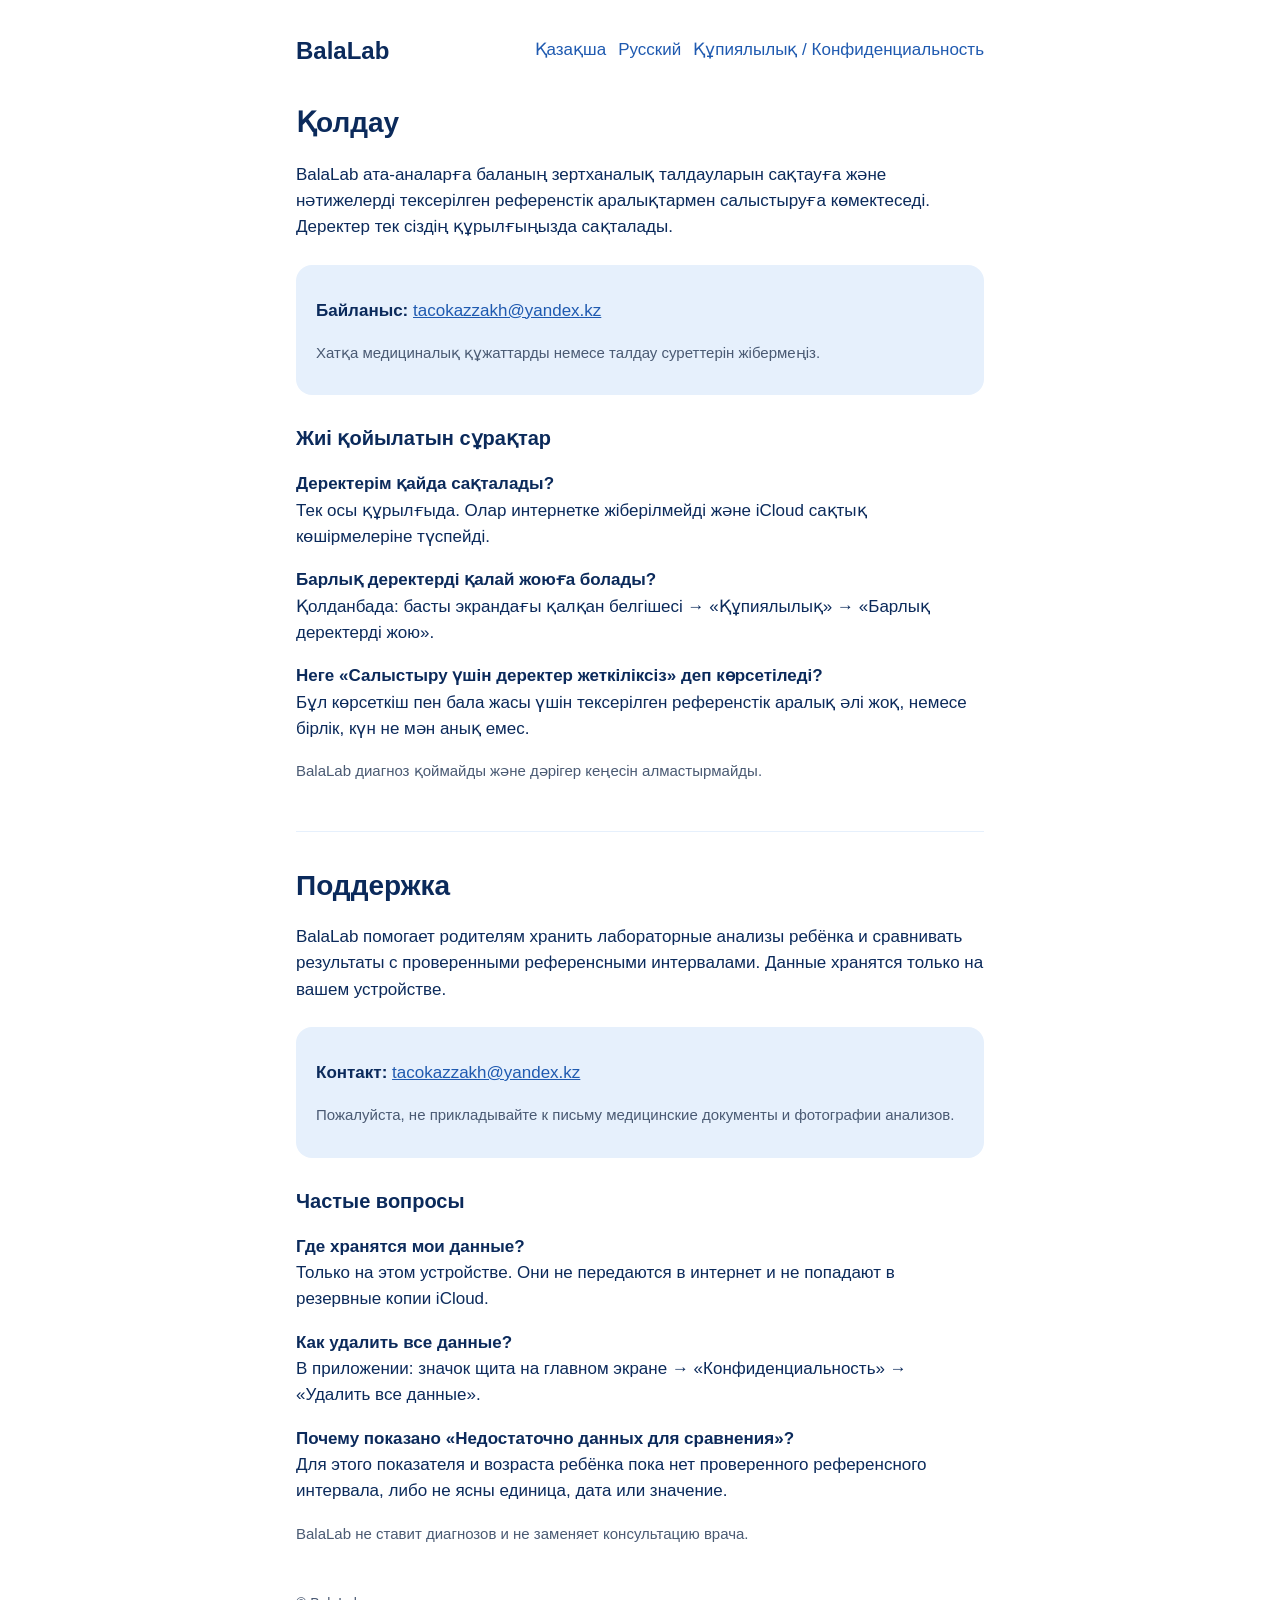
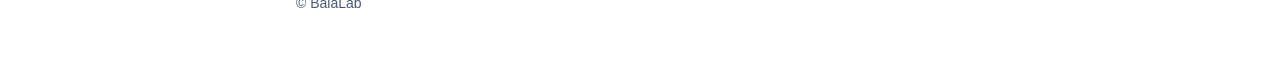
<file: index.html>
<!doctype html>
<html lang="kk">
<head>
  <meta charset="utf-8">
  <meta name="viewport" content="width=device-width, initial-scale=1">
  <title>BalaLab — қолдау / поддержка</title>
  <meta name="description" content="BalaLab: баланың талдаулары — түсінікті. Анализы ребёнка — понятно.">
  <link rel="stylesheet" href="style.css">
</head>
<body>
<main>
  <header>
    <a class="brand" href="index.html">BalaLab</a>
    <nav><a href="#kk">Қазақша</a><a href="#ru">Русский</a><a href="privacy.html">Құпиялылық / Конфиденциальность</a></nav>
  </header>

  <section id="kk">
    <h1>Қолдау</h1>
    <p>BalaLab ата-аналарға баланың зертханалық талдауларын сақтауға және нәтижелерді тексерілген референстік аралықтармен салыстыруға көмектеседі. Деректер тек сіздің құрылғыңызда сақталады.</p>
    <div class="card">
      <p><strong>Байланыс:</strong> <a href="mailto:tacokazzakh@yandex.kz">tacokazzakh@yandex.kz</a></p>
      <p class="muted">Хатқа медициналық құжаттарды немесе талдау суреттерін жібермеңіз.</p>
    </div>
    <h2>Жиі қойылатын сұрақтар</h2>
    <p><strong>Деректерім қайда сақталады?</strong><br>Тек осы құрылғыда. Олар интернетке жіберілмейді және iCloud сақтық көшірмелеріне түспейді.</p>
    <p><strong>Барлық деректерді қалай жоюға болады?</strong><br>Қолданбада: басты экрандағы қалқан белгішесі → «Құпиялылық» → «Барлық деректерді жою».</p>
    <p><strong>Неге «Салыстыру үшін деректер жеткіліксіз» деп көрсетіледі?</strong><br>Бұл көрсеткіш пен бала жасы үшін тексерілген референстік аралық әлі жоқ, немесе бірлік, күн не мән анық емес.</p>
    <p class="muted">BalaLab диагноз қоймайды және дәрігер кеңесін алмастырмайды.</p>
  </section>

  <section id="ru" lang="ru">
    <h1>Поддержка</h1>
    <p>BalaLab помогает родителям хранить лабораторные анализы ребёнка и сравнивать результаты с проверенными референсными интервалами. Данные хранятся только на вашем устройстве.</p>
    <div class="card">
      <p><strong>Контакт:</strong> <a href="mailto:tacokazzakh@yandex.kz">tacokazzakh@yandex.kz</a></p>
      <p class="muted">Пожалуйста, не прикладывайте к письму медицинские документы и фотографии анализов.</p>
    </div>
    <h2>Частые вопросы</h2>
    <p><strong>Где хранятся мои данные?</strong><br>Только на этом устройстве. Они не передаются в интернет и не попадают в резервные копии iCloud.</p>
    <p><strong>Как удалить все данные?</strong><br>В приложении: значок щита на главном экране → «Конфиденциальность» → «Удалить все данные».</p>
    <p><strong>Почему показано «Недостаточно данных для сравнения»?</strong><br>Для этого показателя и возраста ребёнка пока нет проверенного референсного интервала, либо не ясны единица, дата или значение.</p>
    <p class="muted">BalaLab не ставит диагнозов и не заменяет консультацию врача.</p>
  </section>

  <footer>© BalaLab</footer>
</main>
</body>
</html>
</file>
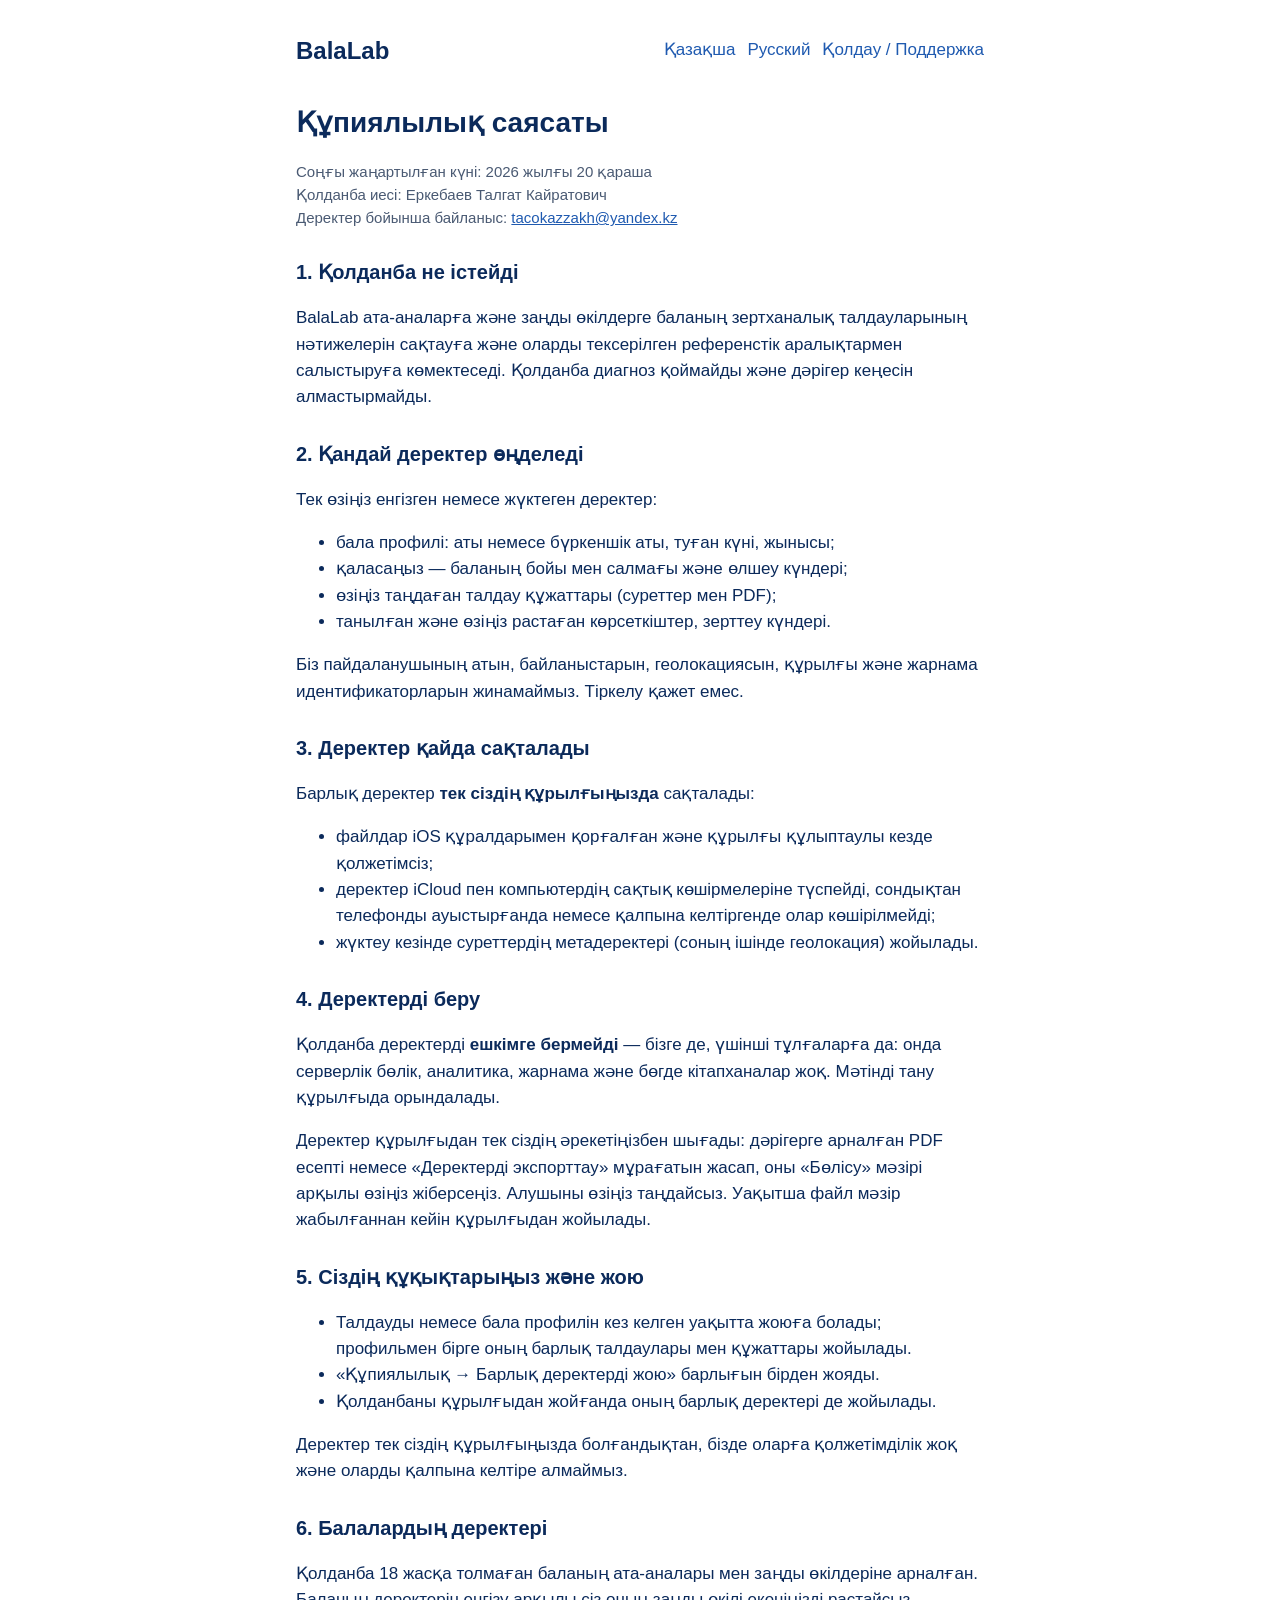
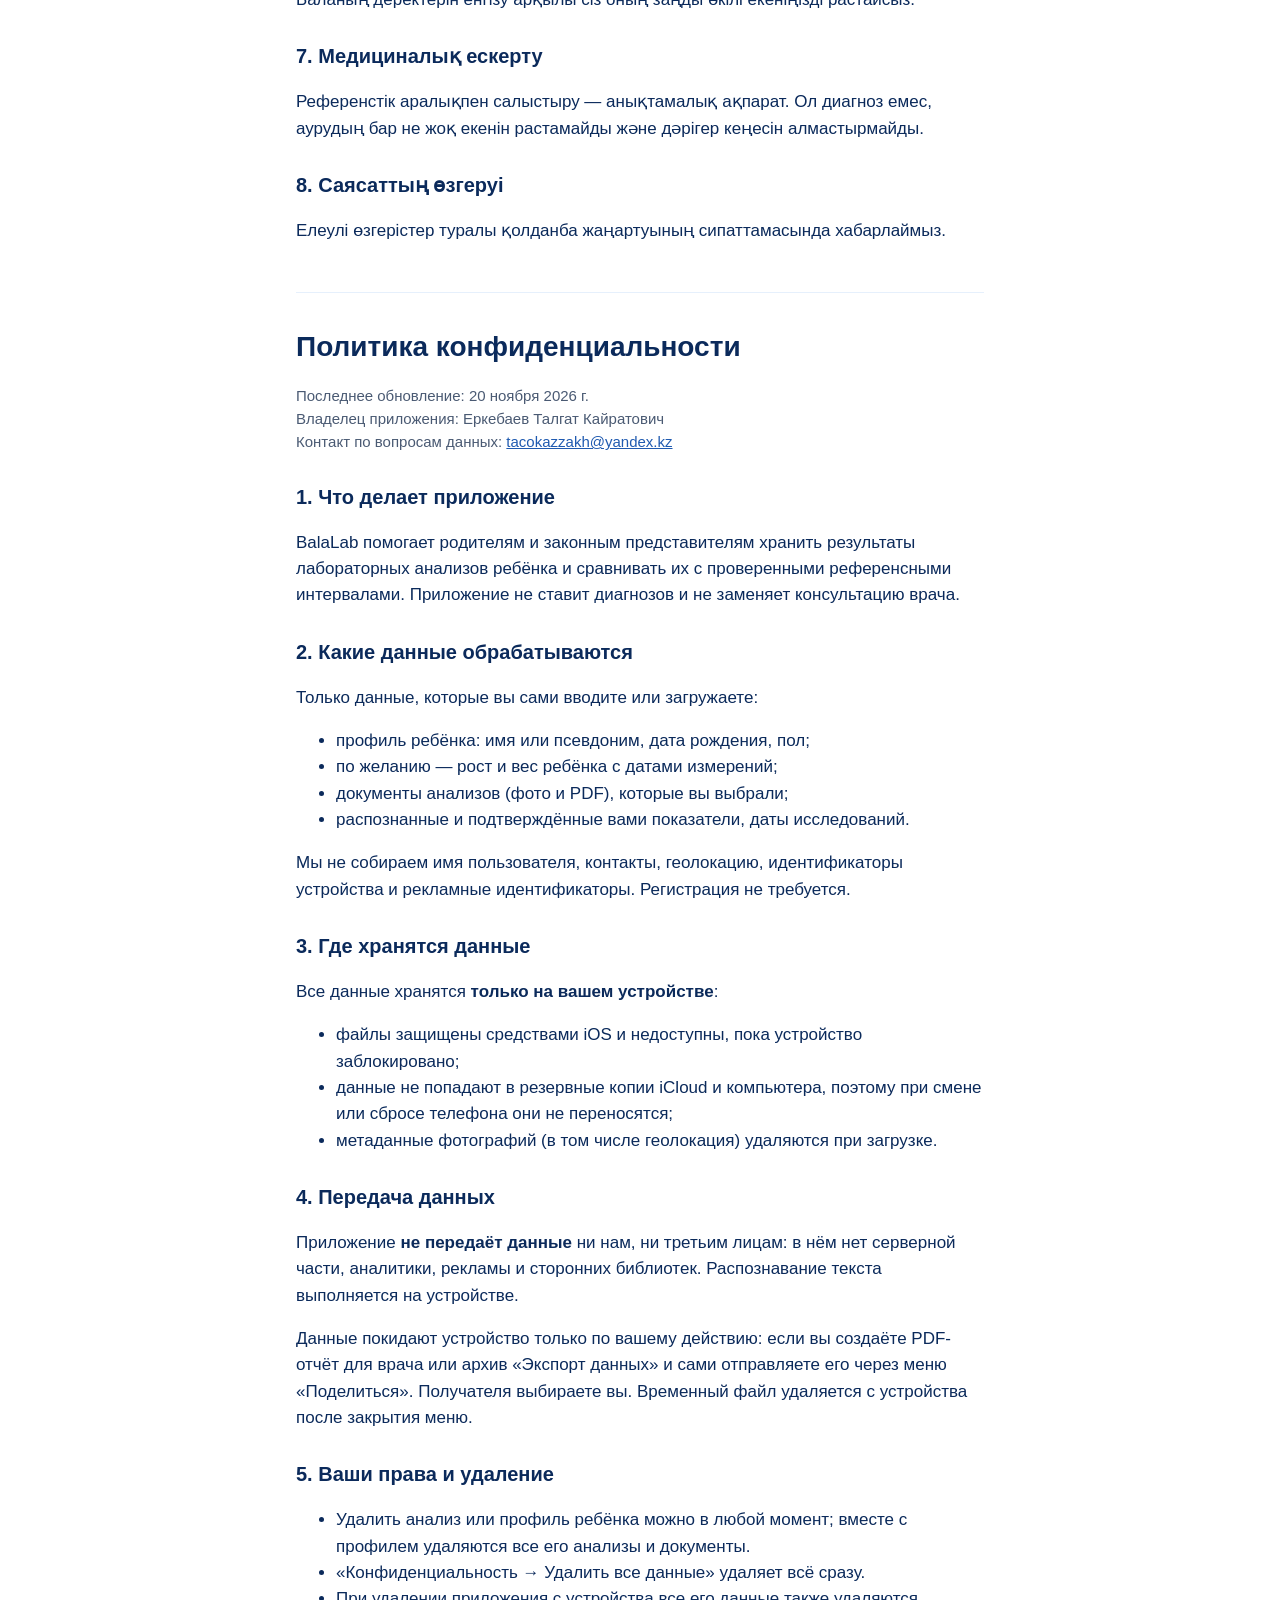
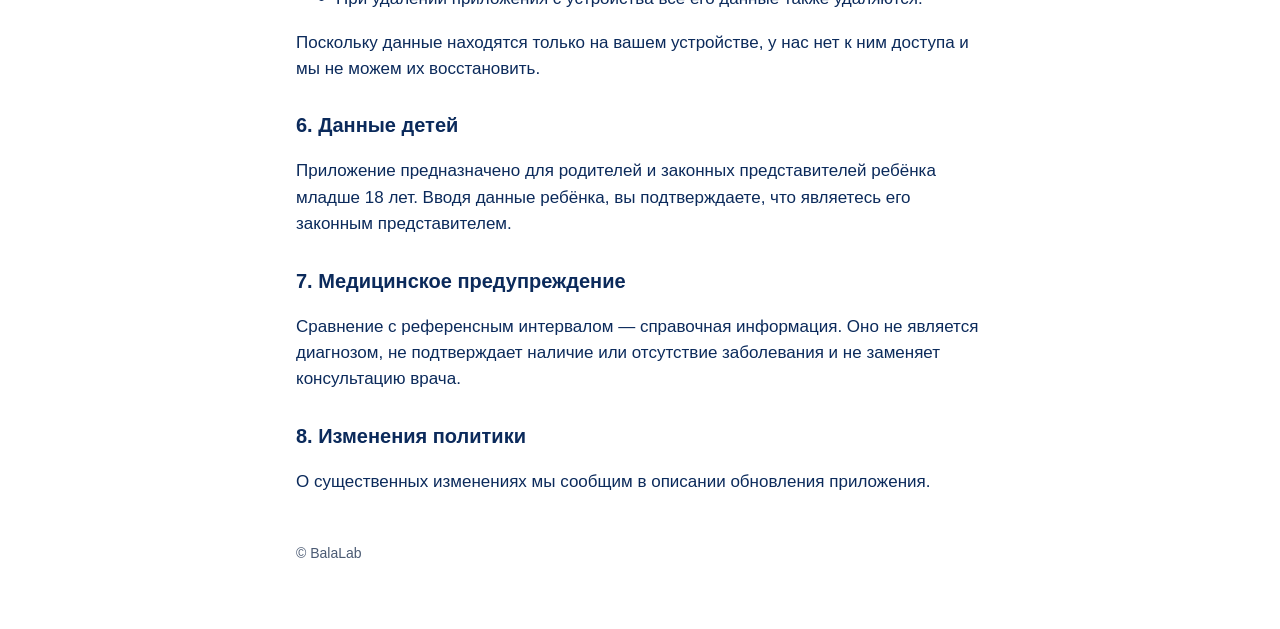
<file: privacy.html>
<!doctype html>
<html lang="kk">
<head>
  <meta charset="utf-8">
  <meta name="viewport" content="width=device-width, initial-scale=1">
  <title>BalaLab — құпиялылық саясаты / политика конфиденциальности</title>
  <link rel="stylesheet" href="style.css">
</head>
<body>
<main>
  <header>
    <a class="brand" href="index.html">BalaLab</a>
    <nav><a href="#kk">Қазақша</a><a href="#ru">Русский</a><a href="index.html">Қолдау / Поддержка</a></nav>
  </header>

  <section id="kk">
    <h1>Құпиялылық саясаты</h1>
    <p class="muted">Соңғы жаңартылған күні: 2026 жылғы 20 қараша<br>Қолданба иесі: Еркебаев Талгат Кайратович<br>Деректер бойынша байланыс: <a href="mailto:tacokazzakh@yandex.kz">tacokazzakh@yandex.kz</a></p>

    <h2>1. Қолданба не істейді</h2>
    <p>BalaLab ата-аналарға және заңды өкілдерге баланың зертханалық талдауларының нәтижелерін сақтауға және оларды тексерілген референстік аралықтармен салыстыруға көмектеседі. Қолданба диагноз қоймайды және дәрігер кеңесін алмастырмайды.</p>

    <h2>2. Қандай деректер өңделеді</h2>
    <p>Тек өзіңіз енгізген немесе жүктеген деректер:</p>
    <ul>
      <li>бала профилі: аты немесе бүркеншік аты, туған күні, жынысы;</li>
      <li>қаласаңыз — баланың бойы мен салмағы және өлшеу күндері;</li>
      <li>өзіңіз таңдаған талдау құжаттары (суреттер мен PDF);</li>
      <li>танылған және өзіңіз растаған көрсеткіштер, зерттеу күндері.</li>
    </ul>
    <p>Біз пайдаланушының атын, байланыстарын, геолокациясын, құрылғы және жарнама идентификаторларын жинамаймыз. Тіркелу қажет емес.</p>

    <h2>3. Деректер қайда сақталады</h2>
    <p>Барлық деректер <strong>тек сіздің құрылғыңызда</strong> сақталады:</p>
    <ul>
      <li>файлдар iOS құралдарымен қорғалған және құрылғы құлыптаулы кезде қолжетімсіз;</li>
      <li>деректер iCloud пен компьютердің сақтық көшірмелеріне түспейді, сондықтан телефонды ауыстырғанда немесе қалпына келтіргенде олар көшірілмейді;</li>
      <li>жүктеу кезінде суреттердің метадеректері (соның ішінде геолокация) жойылады.</li>
    </ul>

    <h2>4. Деректерді беру</h2>
    <p>Қолданба деректерді <strong>ешкімге бермейді</strong> — бізге де, үшінші тұлғаларға да: онда серверлік бөлік, аналитика, жарнама және бөгде кітапханалар жоқ. Мәтінді тану құрылғыда орындалады.</p>
    <p>Деректер құрылғыдан тек сіздің әрекетіңізбен шығады: дәрігерге арналған PDF есепті немесе «Деректерді экспорттау» мұрағатын жасап, оны «Бөлісу» мәзірі арқылы өзіңіз жіберсеңіз. Алушыны өзіңіз таңдайсыз. Уақытша файл мәзір жабылғаннан кейін құрылғыдан жойылады.</p>

    <h2>5. Сіздің құқықтарыңыз және жою</h2>
    <ul>
      <li>Талдауды немесе бала профилін кез келген уақытта жоюға болады; профильмен бірге оның барлық талдаулары мен құжаттары жойылады.</li>
      <li>«Құпиялылық → Барлық деректерді жою» барлығын бірден жояды.</li>
      <li>Қолданбаны құрылғыдан жойғанда оның барлық деректері де жойылады.</li>
    </ul>
    <p>Деректер тек сіздің құрылғыңызда болғандықтан, бізде оларға қолжетімділік жоқ және оларды қалпына келтіре алмаймыз.</p>

    <h2>6. Балалардың деректері</h2>
    <p>Қолданба 18 жасқа толмаған баланың ата-аналары мен заңды өкілдеріне арналған. Баланың деректерін енгізу арқылы сіз оның заңды өкілі екеніңізді растайсыз.</p>

    <h2>7. Медициналық ескерту</h2>
    <p>Референстік аралықпен салыстыру — анықтамалық ақпарат. Ол диагноз емес, аурудың бар не жоқ екенін растамайды және дәрігер кеңесін алмастырмайды.</p>

    <h2>8. Саясаттың өзгеруі</h2>
    <p>Елеулі өзгерістер туралы қолданба жаңартуының сипаттамасында хабарлаймыз.</p>
  </section>

  <section id="ru" lang="ru">
    <h1>Политика конфиденциальности</h1>
    <p class="muted">Последнее обновление: 20 ноября 2026 г.<br>Владелец приложения: Еркебаев Талгат Кайратович<br>Контакт по вопросам данных: <a href="mailto:tacokazzakh@yandex.kz">tacokazzakh@yandex.kz</a></p>

    <h2>1. Что делает приложение</h2>
    <p>BalaLab помогает родителям и законным представителям хранить результаты лабораторных анализов ребёнка и сравнивать их с проверенными референсными интервалами. Приложение не ставит диагнозов и не заменяет консультацию врача.</p>

    <h2>2. Какие данные обрабатываются</h2>
    <p>Только данные, которые вы сами вводите или загружаете:</p>
    <ul>
      <li>профиль ребёнка: имя или псевдоним, дата рождения, пол;</li>
      <li>по желанию — рост и вес ребёнка с датами измерений;</li>
      <li>документы анализов (фото и PDF), которые вы выбрали;</li>
      <li>распознанные и подтверждённые вами показатели, даты исследований.</li>
    </ul>
    <p>Мы не собираем имя пользователя, контакты, геолокацию, идентификаторы устройства и рекламные идентификаторы. Регистрация не требуется.</p>

    <h2>3. Где хранятся данные</h2>
    <p>Все данные хранятся <strong>только на вашем устройстве</strong>:</p>
    <ul>
      <li>файлы защищены средствами iOS и недоступны, пока устройство заблокировано;</li>
      <li>данные не попадают в резервные копии iCloud и компьютера, поэтому при смене или сбросе телефона они не переносятся;</li>
      <li>метаданные фотографий (в том числе геолокация) удаляются при загрузке.</li>
    </ul>

    <h2>4. Передача данных</h2>
    <p>Приложение <strong>не передаёт данные</strong> ни нам, ни третьим лицам: в нём нет серверной части, аналитики, рекламы и сторонних библиотек. Распознавание текста выполняется на устройстве.</p>
    <p>Данные покидают устройство только по вашему действию: если вы создаёте PDF-отчёт для врача или архив «Экспорт данных» и сами отправляете его через меню «Поделиться». Получателя выбираете вы. Временный файл удаляется с устройства после закрытия меню.</p>

    <h2>5. Ваши права и удаление</h2>
    <ul>
      <li>Удалить анализ или профиль ребёнка можно в любой момент; вместе с профилем удаляются все его анализы и документы.</li>
      <li>«Конфиденциальность → Удалить все данные» удаляет всё сразу.</li>
      <li>При удалении приложения с устройства все его данные также удаляются.</li>
    </ul>
    <p>Поскольку данные находятся только на вашем устройстве, у нас нет к ним доступа и мы не можем их восстановить.</p>

    <h2>6. Данные детей</h2>
    <p>Приложение предназначено для родителей и законных представителей ребёнка младше 18 лет. Вводя данные ребёнка, вы подтверждаете, что являетесь его законным представителем.</p>

    <h2>7. Медицинское предупреждение</h2>
    <p>Сравнение с референсным интервалом — справочная информация. Оно не является диагнозом, не подтверждает наличие или отсутствие заболевания и не заменяет консультацию врача.</p>

    <h2>8. Изменения политики</h2>
    <p>О существенных изменениях мы сообщим в описании обновления приложения.</p>
  </section>

  <footer>© BalaLab</footer>
</main>
</body>
</html>
</file>
<file: style.css>
:root {
  --bg: #ffffff;
  --text: #0b2a5b;
  --muted: #4a5a73;
  --accent: #1f5ab0;
  --soft: #e6f0fc;
}
@media (prefers-color-scheme: dark) {
  :root { --bg: #0b1424; --text: #e6f0fc; --muted: #a9b8cf; --accent: #6fa8f5; --soft: #13233d; }
}
* { box-sizing: border-box; }
body {
  margin: 0;
  background: var(--bg);
  color: var(--text);
  font: 17px/1.55 -apple-system, BlinkMacSystemFont, "Segoe UI", Roboto, Arial, sans-serif;
}
main { max-width: 720px; margin: 0 auto; padding: 32px 16px 64px; }
header { display: flex; align-items: center; justify-content: space-between; gap: 16px; flex-wrap: wrap; }
.brand { font-weight: 700; font-size: 24px; color: var(--text); text-decoration: none; }
nav a { color: var(--accent); margin-left: 12px; text-decoration: none; }
nav a:first-child { margin-left: 0; }
h1 { font-size: 28px; margin: 32px 0 8px; }
h2 { font-size: 20px; margin: 28px 0 8px; }
p, li { color: var(--text); }
.muted { color: var(--muted); font-size: 15px; }
.card { background: var(--soft); border-radius: 16px; padding: 16px 20px; margin: 24px 0; }
section + section { border-top: 1px solid var(--soft); margin-top: 48px; }
a { color: var(--accent); }
footer { margin-top: 48px; color: var(--muted); font-size: 14px; }
</file>
